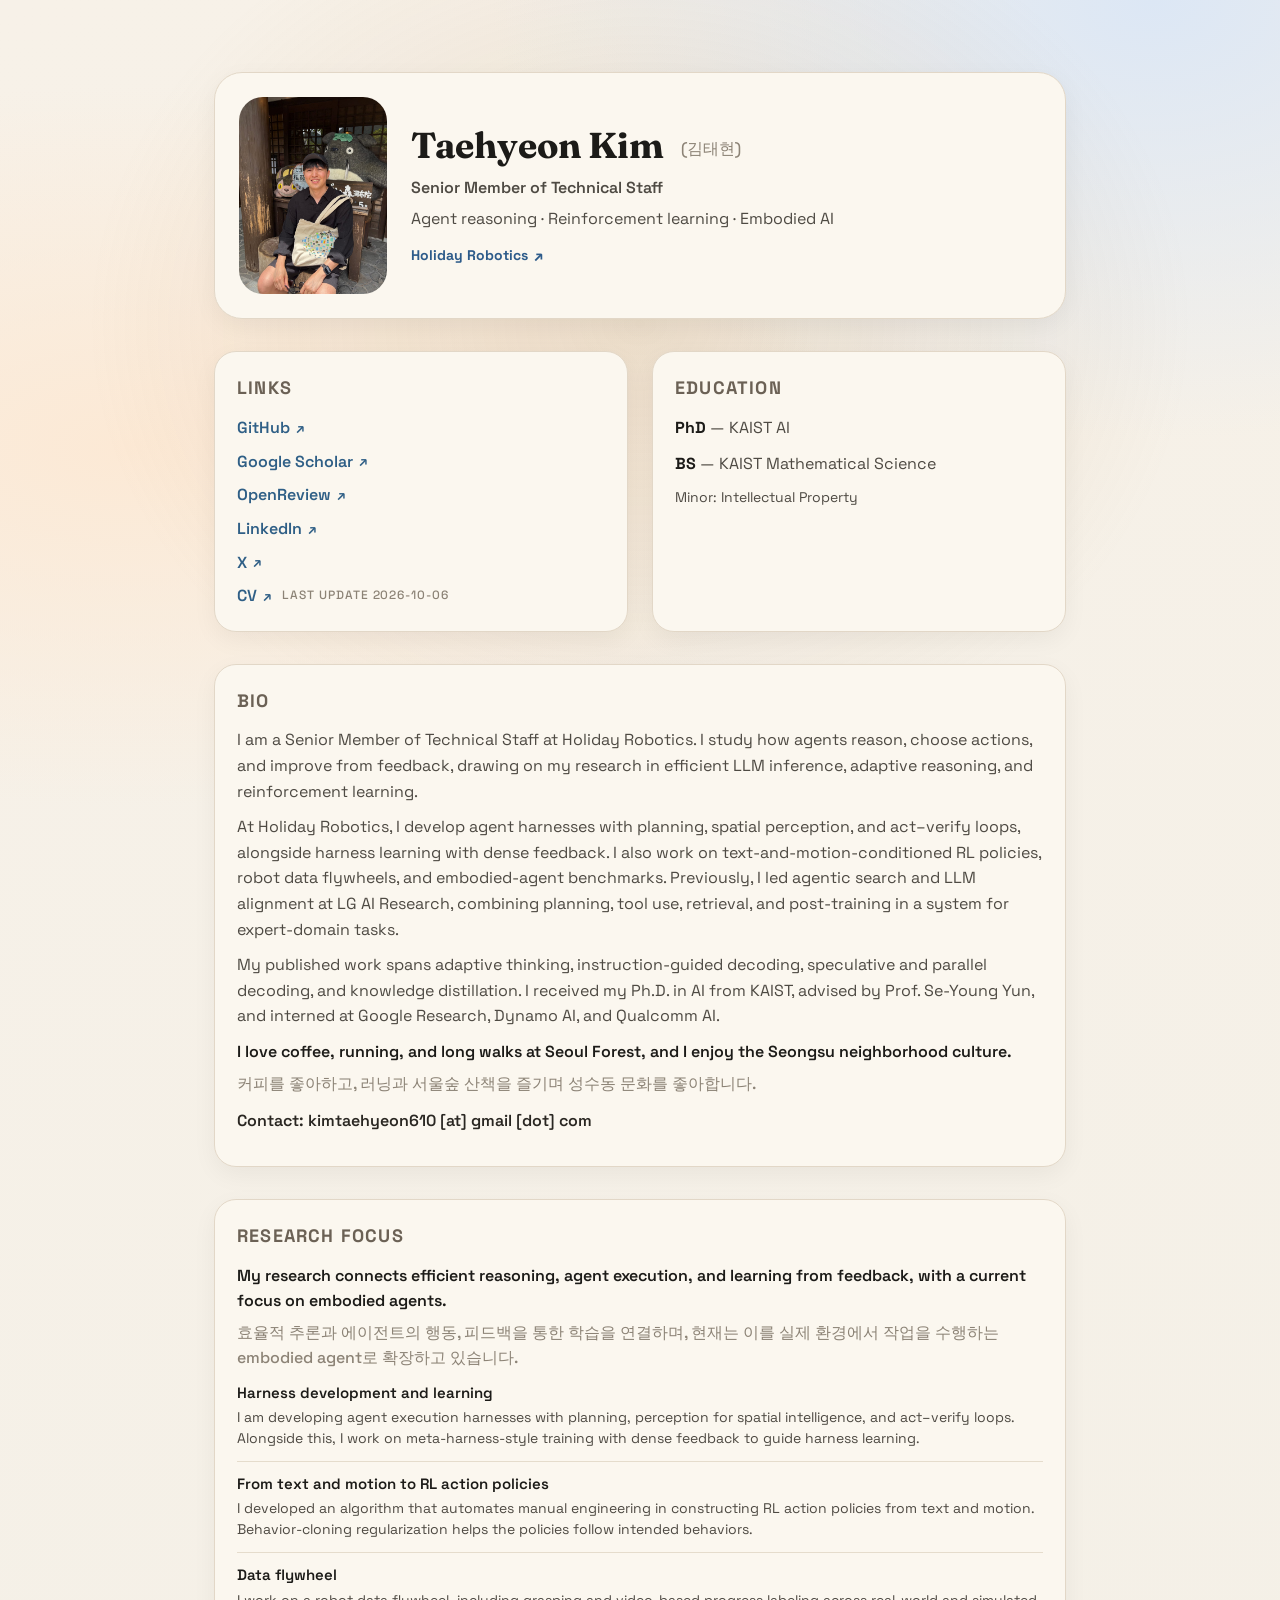
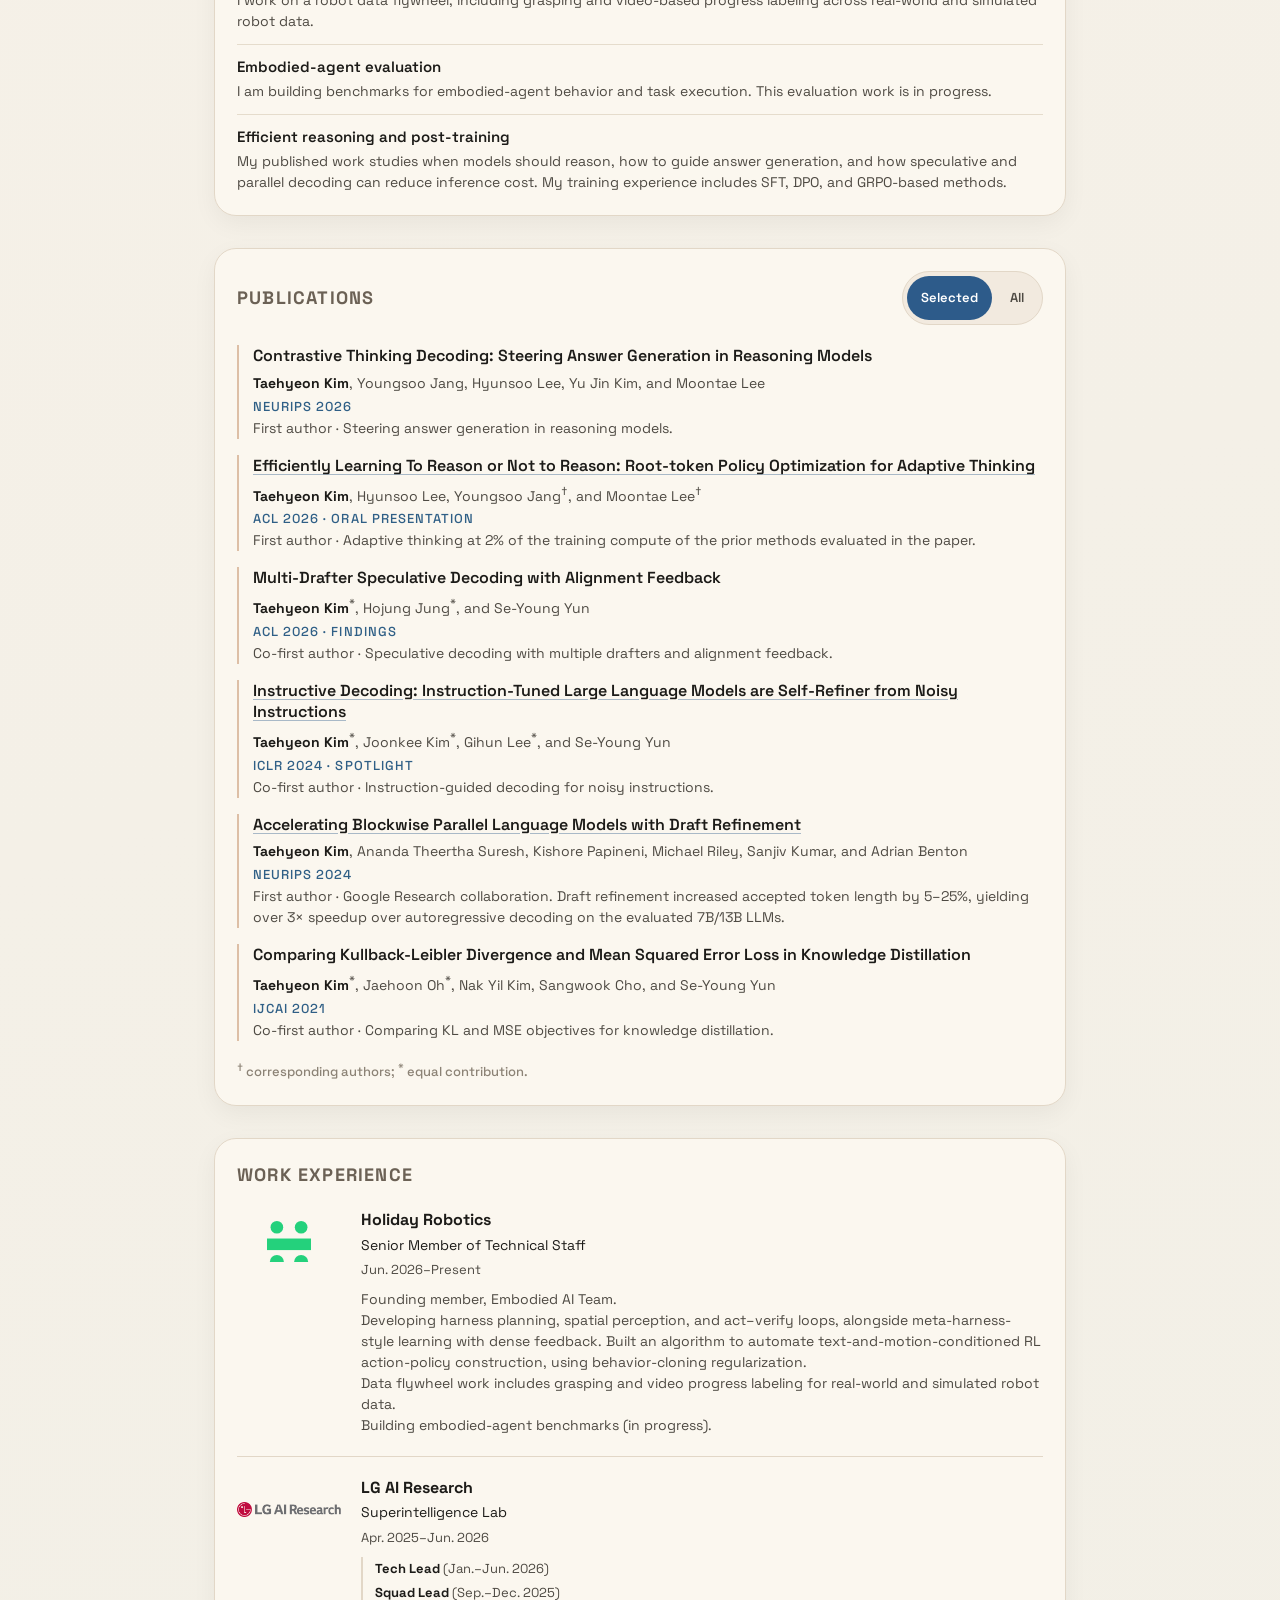
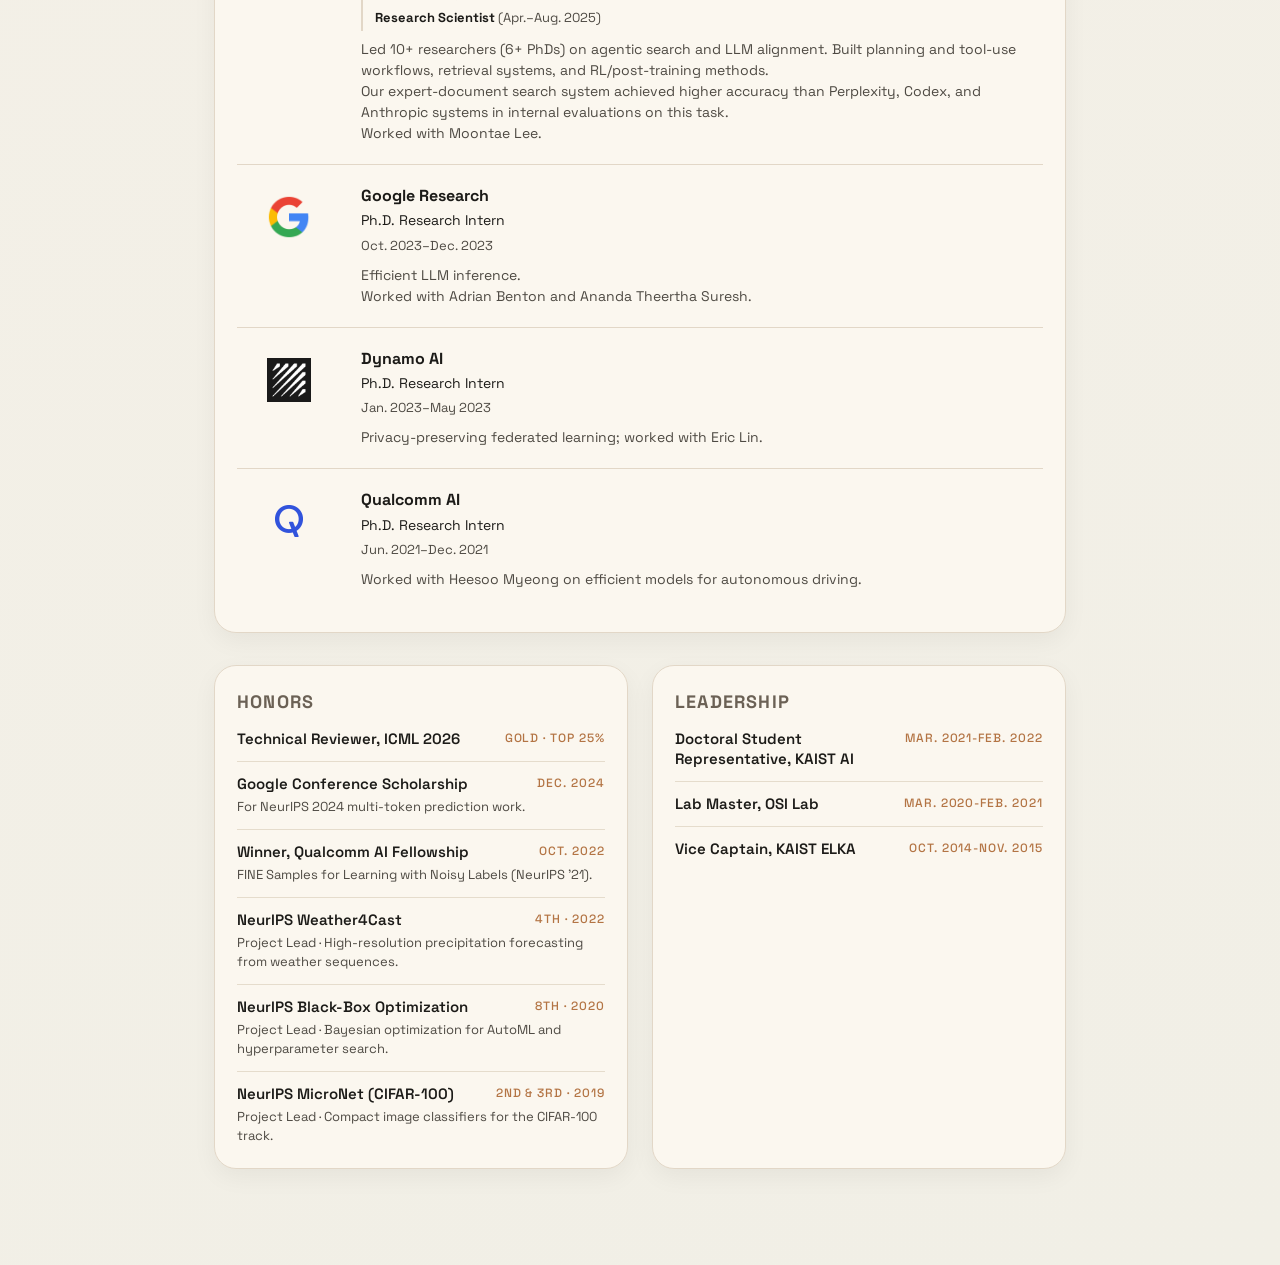
<file: index.html>
<!doctype html>
<html lang="en">
  <head>
    <meta charset="utf-8" />
    <meta name="viewport" content="width=device-width, initial-scale=1" />
    <title>Taehyeon Kim (김태현) | Efficient Reasoning &amp; Embodied Agents</title>
    <meta
      name="description"
      content="Taehyeon Kim (김태현), Senior Member of Technical Staff at Holiday Robotics. Agent learning, RL action policies, and embodied-agent evaluation, grounded in efficient inference and adaptive reasoning research."
    />
    <meta
      name="keywords"
      content="Taehyeon Kim, Kim Taehyeon, 김태현, KAIST AI PhD, Holiday Robotics, agent reasoning, efficient LLM inference, adaptive reasoning, tool use, post-training, reinforcement learning, embodied agents, robot learning, evaluation"
    />
    <link rel="canonical" href="https://kthyeon.com/" />
    <meta name="robots" content="index, follow, max-snippet:-1, max-image-preview:large" />
    <meta property="og:type" content="profile" />
    <meta property="og:title" content="Taehyeon Kim (김태현) | Efficient Reasoning &amp; Embodied Agents" />
    <meta
      property="og:description"
      content="Taehyeon Kim (김태현), Senior Member of Technical Staff at Holiday Robotics. Agent learning, RL action policies, and embodied-agent evaluation, grounded in efficient inference and adaptive reasoning research."
    />
    <meta property="og:url" content="https://kthyeon.com/" />
    <meta property="og:site_name" content="Taehyeon Kim (김태현)" />
    <meta property="og:locale" content="en_US" />
    <meta property="og:locale:alternate" content="ko_KR" />
    <meta property="og:image" content="https://kthyeon.com/og.png" />
    <meta property="og:image:width" content="1200" />
    <meta property="og:image:height" content="630" />
    <meta
      property="og:image:alt"
      content="Taehyeon Kim (김태현), Senior Member of Technical Staff at Holiday Robotics. Agent reasoning, reinforcement learning, and embodied agents."
    />
    <meta property="profile:first_name" content="Taehyeon" />
    <meta property="profile:last_name" content="Kim" />
    <meta name="twitter:card" content="summary_large_image" />
    <meta name="twitter:image" content="https://kthyeon.com/og.png" />
    <meta name="twitter:title" content="Taehyeon Kim (김태현) | Efficient Reasoning &amp; Embodied Agents" />
    <meta
      name="twitter:description"
      content="Taehyeon Kim (김태현), Senior Member of Technical Staff at Holiday Robotics. Agent learning, RL action policies, and embodied-agent evaluation, grounded in efficient inference and adaptive reasoning research."
    />
    <link rel="preconnect" href="https://fonts.googleapis.com" />
    <link rel="preconnect" href="https://fonts.gstatic.com" crossorigin />
    <link
      href="https://fonts.googleapis.com/css2?family=Fraunces:opsz,wght@9..144,600;9..144,700&family=Space+Grotesk:wght@400;500;600&display=swap"
      rel="stylesheet"
    />
    <link rel="stylesheet" href="styles.css?v=20261006-1" />
    <script type="application/ld+json">
      {
        "@context": "https://schema.org",
        "@graph": [
          {
            "@type": "ProfilePage",
            "@id": "https://kthyeon.com/#page",
            "url": "https://kthyeon.com/",
            "name": "Taehyeon Kim (김태현) | Efficient Reasoning & Embodied Agents",
            "inLanguage": "en",
            "dateModified": "2026-10-06",
            "mainEntity": { "@id": "https://kthyeon.com/#taehyeon-kim" },
            "about": { "@id": "https://kthyeon.com/#taehyeon-kim" }
          },
          {
            "@type": "Person",
            "@id": "https://kthyeon.com/#taehyeon-kim",
            "name": "Taehyeon Kim",
            "alternateName": ["Kim Taehyeon", "김태현", "Kthyeon"],
            "givenName": "Taehyeon",
            "familyName": "Kim",
            "honorificSuffix": "Ph.D.",
            "description": "Taehyeon Kim (김태현) is a KAIST AI Ph.D. and Senior Member of Technical Staff at Holiday Robotics. His research connects agent learning, reinforcement learning, and efficient reasoning. At Holiday Robotics, he develops agent harnesses for planning, spatial perception, and act-verify loops, alongside dense-feedback harness learning, RL action policies, data flywheels, and embodied-agent benchmarks. Previously, he led agentic search and LLM alignment at LG AI Research.",
            "url": "https://kthyeon.com/",
            "image": "https://kthyeon.com/assets/taehyeon-kim.jpg",
            "mainEntityOfPage": { "@id": "https://kthyeon.com/#page" },
            "email": "mailto:kimtaehyeon610@gmail.com",
            "jobTitle": "Senior Member of Technical Staff",
            "worksFor": { "@id": "https://holiday-robotics.com/#organization" },
            "affiliation": { "@id": "https://holiday-robotics.com/#organization" },
            "alumniOf": [
              {
                "@type": "CollegeOrUniversity",
                "name": "KAIST AI"
              },
              {
                "@type": "CollegeOrUniversity",
                "name": "KAIST Mathematical Sciences"
              }
            ],
            "knowsAbout": [
              "Efficient LLM inference",
              "Adaptive reasoning",
              "Speculative decoding",
              "Blockwise parallel decoding",
              "LLM alignment",
              "Reinforcement learning",
              "Agent harness development",
              "Agent planning",
              "Spatial intelligence",
              "Act-verify loops",
              "Agent harness learning",
              "Dense feedback",
              "Text-and-motion-conditioned RL policies",
              "Behavior cloning",
              "Robot data flywheels",
              "Grasping",
              "Video progress labeling",
              "Embodied agents",
              "Robot learning",
              "Benchmark design and evaluation",
              "Synthetic data generation",
              "Knowledge distillation",
              "Learning with noisy labels"
            ],
            "sameAs": [
              "https://scholar.google.com/citations?user=wDEaSpwAAAAJ&hl=en",
              "https://openreview.net/profile?id=%7ETaehyeon_Kim1",
              "https://github.com/Kthyeon",
              "https://www.linkedin.com/in/taehyeon-k-6a1239207/",
              "https://x.com/kimtaehyeon610",
              "https://taehyeon.oopy.io/"
            ]
          },
          {
            "@type": "Organization",
            "@id": "https://holiday-robotics.com/#organization",
            "name": "Holiday Robotics",
            "url": "https://holiday-robotics.com/",
            "employee": { "@id": "https://kthyeon.com/#taehyeon-kim" }
          },
          {
            "@type": "ScholarlyArticle",
            "name": "Contrastive Thinking Decoding: Steering Answer Generation in Reasoning Models",
            "author": { "@id": "https://kthyeon.com/#taehyeon-kim" },
            "datePublished": "2026",
            "publication": "NeurIPS 2026"
          },
          {
            "@type": "ScholarlyArticle",
            "name": "Efficiently Learning To Reason or Not to Reason: Root-token Policy Optimization for Adaptive Thinking",
            "author": { "@id": "https://kthyeon.com/#taehyeon-kim" },
            "datePublished": "2026",
            "publication": "ACL 2026"
          },
          {
            "@type": "ScholarlyArticle",
            "name": "Multi-Drafter Speculative Decoding with Alignment Feedback",
            "author": { "@id": "https://kthyeon.com/#taehyeon-kim" },
            "datePublished": "2026",
            "publication": "Findings of ACL 2026"
          },
          {
            "@type": "ScholarlyArticle",
            "name": "Accelerating Blockwise Parallel Language Models with Draft Refinement",
            "author": { "@id": "https://kthyeon.com/#taehyeon-kim" },
            "datePublished": "2024",
            "publication": "NeurIPS 2024"
          },
          {
            "@type": "ScholarlyArticle",
            "name": "Instructive Decoding: Instruction-Tuned Large Language Models are Self-Refiner from Noisy Instructions",
            "author": { "@id": "https://kthyeon.com/#taehyeon-kim" },
            "datePublished": "2024",
            "publication": "ICLR 2024"
          },
          {
            "@type": "ScholarlyArticle",
            "name": "Navigating Data Heterogeneity in Federated Learning: A Semi-Supervised Federated Object Detection",
            "author": { "@id": "https://kthyeon.com/#taehyeon-kim" },
            "datePublished": "2023",
            "publication": "NeurIPS 2023"
          },
          {
            "@type": "ScholarlyArticle",
            "name": "FINE Samples for Learning with Noisy Labels",
            "author": { "@id": "https://kthyeon.com/#taehyeon-kim" },
            "datePublished": "2021",
            "publication": "NeurIPS 2021"
          },
          {
            "@type": "ScholarlyArticle",
            "name": "Comparing Kullback-Leibler Divergence and Mean Squared Error Loss in Knowledge Distillation",
            "author": { "@id": "https://kthyeon.com/#taehyeon-kim" },
            "datePublished": "2021",
            "publication": "IJCAI 2021"
          }
        ]
      }
    </script>
  </head>
  <body>
    <div class="bg-glow" aria-hidden="true"></div>
    <main class="page">
      <section class="hero">
        <div class="avatar">
          <img src="assets/taehyeon-kim.jpg" alt="Taehyeon Kim" width="1050" height="1400" fetchpriority="high" />
        </div>
        <div class="hero-text">
          <h1>
            Taehyeon Kim
            <span class="name-ko">(김태현)</span>
          </h1>
          <p class="role">Senior Member of Technical Staff</p>
          <p class="meta">Agent reasoning · Reinforcement learning · Embodied AI</p>
          <a
            class="company-link"
            href="https://holiday-robotics.com/"
            target="_blank"
            rel="noopener noreferrer"
            aria-label="Link to Holiday Robotics (opens in a new tab)"
          >
            <span>Holiday Robotics</span>
            <span class="company-link-arrow" aria-hidden="true">↗</span>
          </a>
        </div>
      </section>

      <section class="grid">
        <div class="card" id="links">
          <h2>Links</h2>
          <ul class="link-list">
            <li><a href="https://github.com/Kthyeon" target="_blank" rel="noreferrer">GitHub</a></li>
            <li>
              <a
                href="https://scholar.google.com/citations?user=wDEaSpwAAAAJ&hl=en"
                target="_blank"
                rel="noreferrer"
              >Google Scholar</a>
            </li>
            <li>
              <a
                href="https://openreview.net/profile?id=%7ETaehyeon_Kim1"
                target="_blank"
                rel="noreferrer"
              >OpenReview</a>
            </li>
            <li>
              <a
                href="https://www.linkedin.com/in/taehyeon-k-6a1239207/"
                target="_blank"
                rel="noreferrer"
              >LinkedIn</a>
            </li>
            <li>
              <a href="https://x.com/kimtaehyeon610" target="_blank" rel="noreferrer">X</a>
            </li>
            <li class="link-inline">
              <a href="/Taehyeon_CV_261006.pdf?v=20261006-5" target="_blank" rel="noreferrer">CV</a>
              <span class="link-meta">Last update 2026-10-06</span>
            </li>
          </ul>
        </div>

        <div class="card" id="education">
          <h2>Education</h2>
          <p><strong>PhD</strong> — KAIST AI</p>
          <p><strong>BS</strong> — KAIST Mathematical Science</p>
          <p class="note">Minor: Intellectual Property</p>
        </div>
      </section>

      <section class="card bio" id="bio">
        <h2>Bio</h2>
        <p>
          I am a Senior Member of Technical Staff at Holiday Robotics. I study how agents reason,
          choose actions, and improve from feedback, drawing on my research in efficient LLM
          inference, adaptive reasoning, and reinforcement learning.
        </p>
        <p>
          At Holiday Robotics, I develop agent harnesses with planning, spatial perception, and
          act–verify loops, alongside harness learning with dense feedback. I also work on
          text-and-motion-conditioned RL policies, robot data flywheels, and embodied-agent
          benchmarks. Previously,
          I led agentic search and LLM alignment at LG AI Research, combining planning, tool use,
          retrieval, and post-training in a system for expert-domain tasks.
        </p>
        <p>
          My published work spans adaptive thinking, instruction-guided decoding, speculative
          and parallel decoding, and knowledge distillation. I received my Ph.D. in AI from KAIST,
          advised by Prof. Se-Young Yun, and interned at Google Research, Dynamo AI, and Qualcomm AI.
        </p>
        <p class="bio-pair">
          <strong>
            I love coffee, running, and long walks at Seoul Forest, and I enjoy the Seongsu
            neighborhood culture.
          </strong>
          <span lang="ko">커피를 좋아하고, 러닝과 서울숲 산책을 즐기며 성수동 문화를 좋아합니다.</span>
        </p>
        <p class="contact">Contact: kimtaehyeon610 [at] gmail [dot] com</p>
      </section>

      <section class="card research" id="current-research">
        <h2>Research Focus</h2>
        <p class="bio-pair">
          <strong>
            My research connects efficient reasoning, agent execution, and learning from
            feedback, with a current focus on embodied agents.
          </strong>
          <span lang="ko">
            효율적 추론과 에이전트의 행동, 피드백을 통한 학습을 연결하며, 현재는 이를 실제 환경에서
            작업을 수행하는 embodied agent로 확장하고 있습니다.
          </span>
        </p>
        <ul class="research-list">
          <li>
            <h3 class="research-title">Harness development and learning</h3>
            <p class="research-detail">I am developing agent execution harnesses with planning, perception for spatial intelligence, and act–verify loops. Alongside this, I work on meta-harness-style training with dense feedback to guide harness learning.</p>
          </li>
          <li>
            <h3 class="research-title">From text and motion to RL action policies</h3>
            <p class="research-detail">I developed an algorithm that automates manual engineering in constructing RL action policies from text and motion. Behavior-cloning regularization helps the policies follow intended behaviors.</p>
          </li>
          <li>
            <h3 class="research-title">Data flywheel</h3>
            <p class="research-detail">I work on a robot data flywheel, including grasping and video-based progress labeling across real-world and simulated robot data.</p>
          </li>
          <li>
            <h3 class="research-title">Embodied-agent evaluation</h3>
            <p class="research-detail">I am building benchmarks for embodied-agent behavior and task execution. This evaluation work is in progress.</p>
          </li>
          <li>
            <h3 class="research-title">Efficient reasoning and post-training</h3>
            <p class="research-detail">My published work studies when models should reason, how to guide answer generation, and how speculative and parallel decoding can reduce inference cost. My training experience includes SFT, DPO, and GRPO-based methods.</p>
          </li>
        </ul>
      </section>

      <section class="card publications" id="publications">
        <div class="publications-header">
          <h2>Publications</h2>
          <div class="publication-controls" role="group" aria-label="Filter publications" hidden>
            <button type="button" class="publication-filter" data-filter="selected" aria-controls="publication-list" aria-pressed="true">Selected</button>
            <button type="button" class="publication-filter" data-filter="all" aria-controls="publication-list" aria-pressed="false">All</button>
          </div>
        </div>
        <ul class="publication-list" id="publication-list">
          <li data-selected>
            <p class="pub-title">
              Contrastive Thinking Decoding: Steering Answer Generation in Reasoning Models
            </p>
            <p class="pub-authors">
              <strong>Taehyeon Kim</strong>, Youngsoo Jang, Hyunsoo Lee, Yu Jin Kim, and Moontae Lee
            </p>
            <p class="pub-meta">NeurIPS 2026</p>
            <p class="research-detail">First author · Steering answer generation in reasoning models.</p>
          </li>
          <li data-selected>
            <p class="pub-title">
              <a href="https://aclanthology.org/2026.acl-long.816/" target="_blank" rel="noreferrer">Efficiently Learning To Reason or Not to Reason: Root-token Policy Optimization for
              Adaptive Thinking</a>
            </p>
            <p class="pub-authors">
              <strong>Taehyeon Kim</strong>, Hyunsoo Lee, Youngsoo Jang<sup>&dagger;</sup>, and
              Moontae Lee<sup>&dagger;</sup>
            </p>
            <p class="pub-meta">ACL 2026 &middot; Oral Presentation</p>
            <p class="research-detail">First author · Adaptive thinking at 2% of the training compute of the prior methods evaluated in the paper.</p>
          </li>
          <li data-selected>
            <p class="pub-title">Multi-Drafter Speculative Decoding with Alignment Feedback</p>
            <p class="pub-authors">
              <strong>Taehyeon Kim</strong><sup>*</sup>, Hojung Jung<sup>*</sup>, and Se-Young Yun
            </p>
            <p class="pub-meta">ACL 2026 &middot; Findings</p>
            <p class="research-detail">Co-first author · Speculative decoding with multiple drafters and alignment feedback.</p>
          </li>
          <li data-selected>
            <p class="pub-title">
              <a href="https://proceedings.iclr.cc/paper_files/paper/2024/hash/1f5c76187c28e8d9d3b938d0c504436c-Abstract-Conference.html" target="_blank" rel="noreferrer">Instructive Decoding: Instruction-Tuned Large Language Models are Self-Refiner from
              Noisy Instructions</a>
            </p>
            <p class="pub-authors">
              <strong>Taehyeon Kim</strong><sup>*</sup>, Joonkee Kim<sup>*</sup>, Gihun Lee<sup>*</sup>,
              and Se-Young Yun
            </p>
            <p class="pub-meta">ICLR 2024 &middot; Spotlight</p>
            <p class="research-detail">Co-first author · Instruction-guided decoding for noisy instructions.</p>
          </li>
          <li data-selected>
            <p class="pub-title">
              <a href="https://proceedings.neurips.cc/paper_files/paper/2024/hash/3c9629e718d931e8d4d240378aa1d3bf-Abstract-Conference.html" target="_blank" rel="noreferrer">Accelerating Blockwise Parallel Language Models with Draft Refinement</a>
            </p>
            <p class="pub-authors">
              <strong>Taehyeon Kim</strong>, Ananda Theertha Suresh, Kishore Papineni, Michael Riley,
              Sanjiv Kumar, and Adrian Benton
            </p>
            <p class="pub-meta">NeurIPS 2024</p>
            <p class="research-detail">First author · Google Research collaboration. Draft refinement increased accepted token length by 5–25%, yielding over 3× speedup over autoregressive decoding on the evaluated 7B/13B LLMs.</p>
          </li>
          <li data-selected>
            <p class="pub-title">
              Comparing Kullback-Leibler Divergence and Mean Squared Error Loss in Knowledge
              Distillation
            </p>
            <p class="pub-authors">
              <strong>Taehyeon Kim</strong><sup>*</sup>, Jaehoon Oh<sup>*</sup>, Nak Yil Kim,
              Sangwook Cho, and Se-Young Yun
            </p>
            <p class="pub-meta">IJCAI 2021</p>
            <p class="research-detail">Co-first author · Comparing KL and MSE objectives for knowledge distillation.</p>
          </li>
          <li>
            <p class="pub-title">MERIT Feedback Elicits Better Bargaining in LLM Negotiators</p>
            <p class="pub-authors">J. Oh, M. Aghazada, Y. Shin, S. Yun, and <strong>Taehyeon Kim</strong><sup>&dagger;</sup></p>
            <p class="pub-meta">ACL 2026</p>
          </li>
          <li>
            <p class="pub-title">AdaSTaR: Adaptive Data Sampling for Training Self-Taught Reasoners</p>
            <p class="pub-authors">W. Koh, W. Oh, J. Jang, M. Lee, H. Kim, A. Kim, J. Kim, J. Lee, <strong>Taehyeon Kim</strong><sup>&dagger;</sup>, and S. Yun<sup>&dagger;</sup></p>
            <p class="pub-meta">NeurIPS 2025</p>
          </li>
          <li>
            <p class="pub-title">Guiding Reasoning in Small Language Models with LLM Assistance</p>
            <p class="pub-authors">Y. Kim<sup>*</sup>, E. Yi<sup>*</sup>, M. Kim, S. Yun<sup>&dagger;</sup>, and <strong>Taehyeon Kim</strong><sup>&dagger;</sup></p>
            <p class="pub-meta">CoLM 2025 Workshop &middot; Test-time Scaling and Reasoning Models</p>
          </li>
          <li>
            <p class="pub-title">C2: Scalable Auto-Feedback for LLM-based Chart Generation</p>
            <p class="pub-authors">W. Koh, J. Yoon, M. Lee, Y. Song, J. Cho, J. Kang, <strong>Taehyeon Kim</strong>, S. Yun, Y. Yu, and B. Lee</p>
            <p class="pub-meta">NAACL 2025 &middot; Oral Presentation</p>
          </li>
          <li>
            <p class="pub-title">A Unified Framework for Speculative Decoding with Multiple Drafters as a Bandit</p>
            <p class="pub-authors"><strong>Taehyeon Kim</strong><sup>*</sup>, Hojung Jung<sup>*</sup>, and S. Yun</p>
            <p class="pub-meta">NeurIPS 2024 Workshop &middot; ENLSP-IV</p>
          </li>
          <li>
            <p class="pub-title">Block Transformer: Global-to-Local Language Modeling for Fast Inference</p>
            <p class="pub-authors">N. Ho<sup>*</sup>, S. Bae<sup>*</sup>, <strong>Taehyeon Kim</strong>, H. Jo, Y. Kim, T. Schuster, A. Fisch, J. Thorne, and S. Yun</p>
            <p class="pub-meta">NeurIPS 2024</p>
          </li>
          <li>
            <p class="pub-title">FLR: Label-Mixture Regularization for Federated Learning with Noisy Labels</p>
            <p class="pub-authors"><strong>Taehyeon Kim</strong>, D. Kim, and S. Yun</p>
            <p class="pub-meta">TMLR 2024</p>
          </li>
          <li>
            <p class="pub-title">Towards Fast Multilingual LLM Inference: Speculative Decoding and Specialized Drafters</p>
            <p class="pub-authors">E. Yi<sup>*</sup>, <strong>Taehyeon Kim</strong><sup>*</sup>, H. Jeung, D. Chang, and S. Yun</p>
            <p class="pub-meta">EMNLP 2024</p>
          </li>
          <li>
            <p class="pub-title">Exploring and Improving Drafts in Blockwise Parallel Decoding</p>
            <p class="pub-authors"><strong>Taehyeon Kim</strong>, A. T. Suresh, K. Papineni, M. Riley, S. Kumar, and A. Benton</p>
            <p class="pub-meta">ICML 2024 Workshop &middot; Es-FoMo</p>
          </li>
          <li>
            <p class="pub-title">Leveraging Normalization Layer in Adapters with Progressive Learning and Adaptive Distillation for Cross-Domain Few-Shot Learning</p>
            <p class="pub-authors">Y. Yang, <strong>Taehyeon Kim</strong>, and S. Yun</p>
            <p class="pub-meta">AAAI 2024</p>
          </li>
          <li>
            <p class="pub-title">
              Navigating Data Heterogeneity in Federated Learning: A Semi-Supervised Federated
              Object Detection
            </p>
            <p class="pub-authors">
              <strong>Taehyeon Kim</strong>, Eric Lin, Junu Lee, Christian Lau, and Vaikkunth Mugunthan
            </p>
            <p class="pub-meta">NeurIPS 2023</p>
          </li>
          <li>
            <p class="pub-title">Weather4cast at NeurIPS 2022: Super-Resolution Rain Movie Prediction under Spatio-temporal Shifts</p>
            <p class="pub-authors">Gruca et al.</p>
            <p class="pub-meta">NeurIPS 2022 Competitions Track</p>
          </li>
          <li>
            <p class="pub-title">Region-Conditioned Orthogonal 3D U-Net for Weather4Cast Competition</p>
            <p class="pub-authors"><strong>Taehyeon Kim</strong>, S. Kang, H. Shin, D. Yoon, S. Eom, K. Shin, and S. Yun</p>
            <p class="pub-meta">NeurIPS 2022 Workshop &middot; Weather4Cast Competition</p>
          </li>
          <li>
            <p class="pub-title">Layover Intermediate Layer for Multi-Label Classification in Efficient Transfer Learning</p>
            <p class="pub-authors">S. Eom, <strong>Taehyeon Kim</strong>, and S. Yun</p>
            <p class="pub-meta">NeurIPS 2022 Workshop &middot; Has it Trained Yet?</p>
          </li>
          <li>
            <p class="pub-title">Revisiting the Activation Function for Federated Image Classification</p>
            <p class="pub-authors">J. Shin, <strong>Taehyeon Kim</strong>, and S. Yun</p>
            <p class="pub-meta">NeurIPS 2022 Workshop &middot; Federated Learning</p>
          </li>
          <li>
            <p class="pub-title">Supernet Training for Federated Image Classification under System Heterogeneity</p>
            <p class="pub-authors"><strong>Taehyeon Kim</strong> and S. Yun</p>
            <p class="pub-meta">ICML 2022 Workshop &middot; Dynamic Neural Networks &middot; Oral Presentation</p>
          </li>
          <li>
            <p class="pub-title">Revisiting Architecture-aware Knowledge Distillation: Smaller Models and Faster Search</p>
            <p class="pub-authors"><strong>Taehyeon Kim</strong>, H. Myeong, and S. Yun</p>
            <p class="pub-meta">ICML 2022 Workshop &middot; HAET</p>
          </li>
          <li>
            <p class="pub-title">Revisiting Orthogonality Regularization: A Study for Convolutional Neural Networks in Image Classification</p>
            <p class="pub-authors"><strong>Taehyeon Kim</strong> and S. Yun</p>
            <p class="pub-meta">IEEE Access 2022</p>
          </li>
          <li>
            <p class="pub-title">FINE Samples for Learning with Noisy Labels</p>
            <p class="pub-authors">
              <strong>Taehyeon Kim</strong><sup>*</sup>, Jongwoo Ko<sup>*</sup>, Sangwook Cho,
              Jinhwan Choi, and Se-Young Yun
            </p>
            <p class="pub-meta">NeurIPS 2021</p>
          </li>
          <li>
            <p class="pub-title">Adaptive Local Bayesian Optimization Over Multiple Discrete Variables</p>
            <p class="pub-authors"><strong>Taehyeon Kim</strong><sup>*</sup>, J. Ahn<sup>*</sup>, N. Kim<sup>*</sup>, and S. Yun</p>
            <p class="pub-meta">NeurIPS 2020 Workshop &middot; Black-Box Optimization Challenge</p>
          </li>
          <li>
            <p class="pub-title">Efficient Model for Image Classification With Regularization Tricks</p>
            <p class="pub-authors"><strong>Taehyeon Kim</strong>, J. Kim, and S. Yun</p>
            <p class="pub-meta">NeurIPS 2019 Competition and Demonstration Track</p>
          </li>
        </ul>
        <p class="footnote"><sup>&dagger;</sup> corresponding authors; <sup>*</sup> equal contribution.</p>
      </section>

      <section class="card experience" id="work-experience">
        <h2>Work Experience</h2>
        <div class="experience-rows">
          <article class="experience-row">
            <div class="company-logo"><img src="assets/logos/holiday.svg" alt="" width="48" height="48" loading="lazy" /></div>
            <div class="experience-content">
              <h3>Holiday Robotics</h3>
              <p class="experience-role">Senior Member of Technical Staff</p>
              <p class="experience-date"><time datetime="2026-06">Jun. 2026</time>–Present</p>
              <p class="experience-detail">Founding member, Embodied AI Team.<br />Developing harness planning, spatial perception, and act–verify loops, alongside meta-harness-style learning with dense feedback. Built an algorithm to automate text-and-motion-conditioned RL action-policy construction, using behavior-cloning regularization.<br />Data flywheel work includes grasping and video progress labeling for real-world and simulated robot data.<br />Building embodied-agent benchmarks (in progress).</p>
            </div>
          </article>
          <article class="experience-row">
            <div class="company-logo"><img class="company-wordmark" src="assets/logos/lg-ai-research.png" alt="" width="96" height="48" loading="lazy" /></div>
            <div class="experience-content">
              <h3>LG AI Research</h3>
              <p class="experience-role">Superintelligence Lab</p>
              <p class="experience-date"><time datetime="2025-04">Apr. 2025</time>–<time datetime="2026-06">Jun. 2026</time></p>
              <div class="role-history">
                <p><strong>Tech Lead</strong> <span>(Jan.–Jun. 2026)</span></p>
                <p><strong>Squad Lead</strong> <span>(Sep.–Dec. 2025)</span></p>
                <p><strong>Research Scientist</strong> <span>(Apr.–Aug. 2025)</span></p>
              </div>
              <p class="experience-detail">Led 10+ researchers (6+ PhDs) on agentic search and LLM alignment. Built planning and tool-use workflows, retrieval systems, and RL/post-training methods.<br />Our expert-document search system achieved higher accuracy than Perplexity, Codex, and Anthropic systems in internal evaluations on this task.<br />Worked with Moontae Lee.</p>
            </div>
          </article>
          <article class="experience-row">
            <div class="company-logo"><img src="assets/logos/google.png" alt="" width="48" height="48" loading="lazy" /></div>
            <div class="experience-content">
              <h3>Google Research</h3>
              <p class="experience-role">Ph.D. Research Intern</p>
              <p class="experience-date"><time datetime="2023-10">Oct. 2023</time>–<time datetime="2023-12">Dec. 2023</time></p>
              <p class="experience-detail">Efficient LLM inference.<br />Worked with Adrian Benton and Ananda Theertha Suresh.</p>
            </div>
          </article>
          <article class="experience-row">
            <div class="company-logo"><img src="assets/logos/dynamo.png" alt="" width="48" height="48" loading="lazy" /></div>
            <div class="experience-content">
              <h3>Dynamo AI</h3>
              <p class="experience-role">Ph.D. Research Intern</p>
              <p class="experience-date"><time datetime="2023-01">Jan. 2023</time>–<time datetime="2023-05">May 2023</time></p>
              <p class="experience-detail">Privacy-preserving federated learning; worked with Eric Lin.</p>
            </div>
          </article>
          <article class="experience-row">
            <div class="company-logo"><img class="company-logo-small" src="assets/logos/qualcomm.ico" alt="" width="32" height="32" loading="lazy" /></div>
            <div class="experience-content">
              <h3>Qualcomm AI</h3>
              <p class="experience-role">Ph.D. Research Intern</p>
              <p class="experience-date"><time datetime="2021-06">Jun. 2021</time>–<time datetime="2021-12">Dec. 2021</time></p>
              <p class="experience-detail">Worked with Heesoo Myeong on efficient models for autonomous driving.</p>
            </div>
          </article>
        </div>
      </section>

      <section class="grid compact-grid" aria-label="Selected highlights">
        <div class="card compact-card">
          <h2>Honors</h2>
          <ul class="highlight-list">
            <li>
              <span class="highlight-title">Technical Reviewer, ICML 2026</span>
              <span class="highlight-meta">Gold &middot; Top 25%</span>
            </li>
            <li>
              <span class="highlight-title">Google Conference Scholarship</span>
              <span class="highlight-meta">Dec. 2024</span>
              <span class="highlight-detail">For NeurIPS 2024 multi-token prediction work.</span>
            </li>
            <li>
              <span class="highlight-title">Winner, Qualcomm AI Fellowship</span>
              <span class="highlight-meta">Oct. 2022</span>
              <span class="highlight-detail">FINE Samples for Learning with Noisy Labels (NeurIPS '21).</span>
            </li>
            <li>
              <span class="highlight-title">NeurIPS Weather4Cast</span>
              <span class="highlight-meta">4th &middot; 2022</span>
              <span class="highlight-detail">Project Lead &middot; High-resolution precipitation forecasting from weather sequences.</span>
            </li>
            <li>
              <span class="highlight-title">NeurIPS Black-Box Optimization</span>
              <span class="highlight-meta">8th &middot; 2020</span>
              <span class="highlight-detail">Project Lead &middot; Bayesian optimization for AutoML and hyperparameter search.</span>
            </li>
            <li>
              <span class="highlight-title">NeurIPS MicroNet (CIFAR-100)</span>
              <span class="highlight-meta">2nd &amp; 3rd &middot; 2019</span>
              <span class="highlight-detail">Project Lead &middot; Compact image classifiers for the CIFAR-100 track.</span>
            </li>
          </ul>
        </div>

        <div class="card compact-card">
          <h2>Leadership</h2>
          <ul class="highlight-list">
            <li>
              <span class="highlight-title">Doctoral Student Representative, KAIST AI</span>
              <span class="highlight-meta">Mar. 2021-Feb. 2022</span>
            </li>
            <li>
              <span class="highlight-title">Lab Master, OSI Lab</span>
              <span class="highlight-meta">Mar. 2020-Feb. 2021</span>
            </li>
            <li>
              <span class="highlight-title">Vice Captain, KAIST ELKA</span>
              <span class="highlight-meta">Oct. 2014-Nov. 2015</span>
            </li>
          </ul>
        </div>
      </section>
    </main>
    <script>
      const publicationControls = document.querySelector('.publication-controls');
      const publicationItems = document.querySelectorAll('.publication-list > li');
      const publicationFilters = publicationControls.querySelectorAll('.publication-filter');

      function setPublicationFilter(filter) {
        publicationItems.forEach((item) => {
          item.hidden = filter === 'selected' && !item.hasAttribute('data-selected');
        });
        publicationFilters.forEach((button) => {
          button.setAttribute('aria-pressed', String(button.dataset.filter === filter));
        });
      }

      publicationFilters.forEach((button) => {
        button.addEventListener('click', () => setPublicationFilter(button.dataset.filter));
      });
      setPublicationFilter('selected');
      publicationControls.hidden = false;
    </script>
  </body>
</html>
</file>
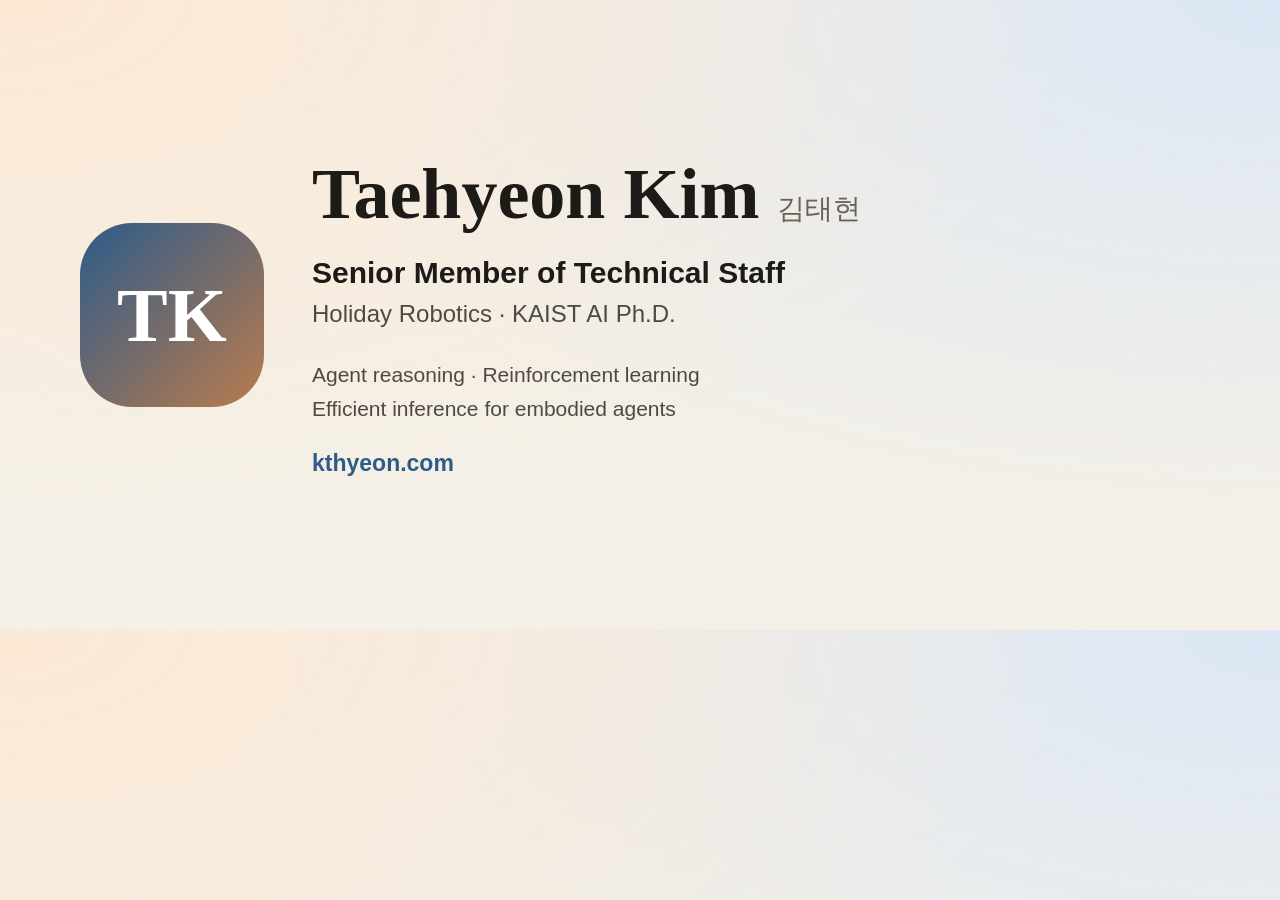
<file: assets/social-card.html>
<!doctype html>
<html lang="en">
  <head>
    <meta charset="utf-8" />
    <meta name="robots" content="noindex" />
    <title>Taehyeon Kim — social preview source</title>
    <style>
      * { box-sizing: border-box; }
      body { margin: 0; width: 1200px; height: 630px; color: #1c1b18; background: radial-gradient(ellipse at 0 0, #fce9d5, transparent 60%), radial-gradient(ellipse at 100% 0, #dce7f5, transparent 60%), #f4f0e7; font-family: "Helvetica Neue", Arial, sans-serif; display: flex; align-items: center; gap: 48px; padding: 80px; }
      .monogram { flex-shrink: 0; width: 184px; height: 184px; display: grid; place-items: center; background: linear-gradient(135deg, #2d5b8a, #b97b4d); border-radius: 52px; color: white; font: bold 76px Georgia, serif; }
      h1 { font: bold 72px Georgia, serif; margin: 0 0 20px; }
      h1 span { font: 28px sans-serif; color: #6b6155; }
      .role { font-size: 30px; font-weight: 600; margin: 0 0 10px; }
      .company { font-size: 24px; color: #4e4a43; margin: 0 0 30px; }
      .focus { font-size: 21px; line-height: 1.6; color: #4e4a43; margin: 0 0 24px; }
      .url { font-size: 23px; color: #2d5b8a; font-weight: 600; }
    </style>
  </head>
  <body>
    <div class="monogram">TK</div>
    <main>
      <h1>Taehyeon Kim <span lang="ko">김태현</span></h1>
      <p class="role">Senior Member of Technical Staff</p>
      <p class="company">Holiday Robotics · KAIST AI Ph.D.</p>
      <p class="focus">Agent reasoning · Reinforcement learning<br />Efficient inference for embodied agents</p>
      <div class="url">kthyeon.com</div>
    </main>
  </body>
</html>
</file>
<file: styles.css>
:root {
  color-scheme: light;
  --bg: #f7f1e8;
  --bg-2: #f1efe6;
  --ink: #1c1b18;
  --muted: #4e4a43;
  --accent: #2d5b8a;
  --accent-2: #b97b4d;
  --card: #fbf7ef;
  --border: #e2d7c7;
  --shadow: 0 8px 24px rgba(26, 22, 15, 0.05);
}

* {
  box-sizing: border-box;
}

body {
  margin: 0;
  font-family: "Space Grotesk", "Helvetica Neue", sans-serif;
  background: radial-gradient(1200px 600px at 10% 10%, #fce9d5 0%, transparent 60%),
    radial-gradient(1200px 800px at 90% 0%, #dce7f5 0%, transparent 55%),
    linear-gradient(160deg, var(--bg) 0%, var(--bg-2) 100%);
  color: var(--ink);
  min-height: 100vh;
  line-height: 1.6;
}

a:focus-visible {
  outline: 2px solid var(--accent);
  outline-offset: 4px;
  border-radius: 2px;
}

.page > *, .hero-text {
  min-width: 0;
}

.bg-glow {
  position: fixed;
  inset: -20vh -10vw;
  background: radial-gradient(60% 60% at 50% 40%, rgba(186, 146, 96, 0.2), transparent 60%);
  z-index: 0;
  pointer-events: none;
}

.page {
  position: relative;
  z-index: 1;
  max-width: 900px;
  margin: 0 auto;
  padding: 72px 24px 96px;
  display: flex;
  flex-direction: column;
  gap: 32px;
}

.hero {
  display: grid;
  grid-template-columns: 148px minmax(0, 1fr);
  gap: 24px;
  align-items: center;
  padding: 24px;
  border: 1px solid var(--border);
  border-radius: 28px;
  background: var(--card);
  box-shadow: var(--shadow);
  animation: float-in 800ms ease-out both;
}

.avatar {
  width: 148px;
  aspect-ratio: 3 / 4;
  border-radius: 24px;
  overflow: hidden;
  background: var(--bg-2);
}

.avatar img {
  display: block;
  width: 100%;
  height: auto;
}

.hero-text h1 {
  margin: 0 0 8px;
  font-family: "Fraunces", "Times New Roman", serif;
  font-size: 36px;
  line-height: 1.2;
}

.name-ko {
  font-family: "Space Grotesk", "Helvetica Neue", sans-serif;
  font-size: 16px;
  font-weight: 500;
  color: #8c8376;
  margin-left: 10px;
  vertical-align: middle;
}

.role {
  margin: 0 0 6px;
  font-weight: 600;
}

.meta {
  margin: 0;
  color: var(--muted);
}

.company-link {
  width: fit-content;
  margin-top: 12px;
  display: inline-flex;
  align-items: center;
  gap: 6px;
  color: var(--accent);
  font-size: 14px;
  font-weight: 700;
  text-decoration: none;
  text-underline-offset: 4px;
  transition: color 180ms ease;
}

.company-link:hover {
  color: #b37444;
  text-decoration: underline;
}

.company-link:focus-visible {
  border-radius: 2px;
  outline: 2px solid rgba(45, 91, 138, 0.35);
  outline-offset: 4px;
}

.company-link-arrow {
  font-size: 15px;
  line-height: 1;
  transition: transform 180ms ease;
}

.company-link:hover .company-link-arrow {
  transform: translate(2px, -2px);
}

.grid {
  display: grid;
  grid-template-columns: repeat(auto-fit, minmax(240px, 1fr));
  gap: 24px;
}

.card {
  background: var(--card);
  border: 1px solid var(--border);
  border-radius: 22px;
  padding: 22px;
  box-shadow: var(--shadow);
  animation: fade-up 700ms ease-out both;
}

.card:nth-of-type(2) {
  animation-delay: 120ms;
}

.bio {
  animation-delay: 220ms;
}

h2 {
  margin: 0 0 12px;
  font-size: 18px;
  text-transform: uppercase;
  letter-spacing: 1.2px;
  color: #6b6155;
}

p {
  margin: 0 0 10px;
  color: var(--muted);
}

strong {
  color: var(--ink);
}

.note {
  font-size: 14px;
}

.link-list {
  list-style: none;
  padding: 0;
  margin: 0;
  display: grid;
  gap: 8px;
}

.link-inline {
  display: flex;
  align-items: center;
  gap: 10px;
  flex-wrap: wrap;
}

.link-list a {
  color: #2f5f86;
  text-decoration: none;
  font-weight: 600;
  display: inline-flex;
  align-items: center;
  gap: 6px;
}

.link-list a::after {
  content: "↗";
  font-size: 14px;
}

.link-list a:hover {
  color: #b37444;
}

.link-meta {
  font-size: 12px;
  color: #8c8376;
  font-weight: 500;
  text-transform: uppercase;
  letter-spacing: 0.08em;
}

.contact {
  font-weight: 600;
  color: #2a2722;
}

.bio-pair {
  margin: 0 0 12px;
  display: grid;
  gap: 6px;
}

.bio-pair strong {
  display: block;
  color: var(--ink);
  font-weight: 600;
}

.bio-pair span {
  display: block;
  color: #8c8376;
  font-weight: 500;
}

.experience-rows {
  padding: 0;
  margin: 0;
}

.experience-row {
  display: flex;
  flex-flow: row nowrap;
  gap: 20px;
  align-items: flex-start;
  padding: 20px 0;
  border-top: 1px solid var(--border);
}

.experience-row:first-child {
  border-top: 0;
  padding-top: 8px;
}

.company-logo {
  flex: 0 0 104px;
  width: 104px;
  height: 64px;
  display: grid;
  place-items: center;
}

.experience-content {
  flex: 1 1 0;
  min-width: 0;
}

.company-logo img.company-wordmark {
  width: 100%;
  height: auto;
}

.company-logo img {
  width: 44px;
  height: 44px;
  object-fit: contain;
}

.experience-content h3 {
  margin: 0 0 2px;
  font-size: 16px;
  line-height: 1.4;
}

.company-logo img.company-logo-small {
  width: 32px;
  height: 32px;
}

.experience-role {
  margin: 0 0 4px;
  color: var(--ink);
  font-size: 14px;
}

.experience-detail {
  margin: 0;
  color: var(--muted);
  font-size: 14px;
  line-height: 1.5;
}

.experience-date {
  margin: 0 0 8px;
  color: var(--muted);
  font-size: 13px;
}

.role-history {
  margin: 8px 0;
  padding: 0 0 0 12px;
  border-left: 2px solid var(--border);
  font-size: 13px;
}

.role-history p {
  margin: 0;
  padding: 2px 0;
}

.role-history span {
  color: var(--muted);
  white-space: nowrap;
}

.research-list {
  list-style: none;
  padding: 0;
  margin: 6px 0 0;
  display: grid;
  gap: 0;
}

.research-list > li {
  display: grid;
  gap: 4px;
  padding: 12px 0;
  border-top: 1px solid rgba(226, 215, 199, 0.85);
}

.research-list > li:first-child {
  padding-top: 0;
  border-top: 0;
}

.research-list > li:last-child {
  padding-bottom: 0;
}

.research-title {
  margin: 0;
  color: var(--ink);
  font-size: 15px;
  font-weight: 600;
  line-height: 1.35;
}

.research-detail {
  margin: 0;
  color: var(--muted);
  font-size: 14px;
  line-height: 1.5;
}

.pub-meta,
.highlight-meta,
.footnote {
  color: #8c8376;
  font-size: 13px;
  font-weight: 500;
}

.publication-list,
.highlight-list {
  list-style: none;
  padding: 0;
  margin: 0;
  display: grid;
}

.publications-header {
  display: flex;
  align-items: center;
  justify-content: space-between;
  flex-wrap: wrap;
  gap: 12px 20px;
  margin-bottom: 20px;
}

.publications-header h2 {
  margin: 0;
}

.publication-controls {
  display: inline-flex;
  gap: 4px;
  padding: 4px;
  border: 1px solid var(--border);
  border-radius: 999px;
  background: #f2eadf;
}

.publication-controls[hidden],
.publication-list li[hidden] {
  display: none;
}

.publication-filter {
  border: 0;
  border-radius: 999px;
  min-height: 44px;
  padding: 6px 14px;
  background: transparent;
  color: var(--muted);
  font: inherit;
  font-size: 13px;
  font-weight: 600;
  line-height: 1.4;
  cursor: pointer;
}

.publication-filter[aria-pressed="true"] {
  color: #fff;
  background: var(--accent);
}

.publication-filter:hover:not([aria-pressed="true"]) {
  color: var(--ink);
  background: rgba(45, 91, 138, 0.09);
}

.publication-filter:focus-visible {
  outline: 2px solid var(--accent);
  outline-offset: 3px;
}

.publication-list {
  gap: 16px;
}

.publication-list li {
  padding-left: 14px;
  border-left: 2px solid rgba(185, 123, 77, 0.45);
}

.pub-title {
  margin-bottom: 6px;
  color: var(--ink);
  font-size: 16px;
  font-weight: 600;
  line-height: 1.35;
}

.pub-title a {
  color: inherit;
  text-decoration-color: rgba(45, 91, 138, 0.4);
  text-underline-offset: 3px;
}

.pub-title a:hover {
  color: #2d5b8a;
}

.pub-authors {
  margin-bottom: 4px;
  font-size: 14px;
  line-height: 1.45;
}

.pub-meta {
  color: #2f5f86;
  margin-bottom: 0;
  text-transform: uppercase;
  letter-spacing: 0.08em;
}

.footnote {
  margin: 18px 0 0;
}

.compact-grid {
  align-items: start;
}

.compact-card {
  height: 100%;
}

.highlight-list {
  gap: 0;
}

.highlight-list li {
  display: grid;
  grid-template-columns: minmax(0, 1fr) auto;
  column-gap: 14px;
  row-gap: 4px;
  padding: 12px 0;
  border-top: 1px solid rgba(226, 215, 199, 0.85);
}

.highlight-list li:first-child {
  padding-top: 0;
  border-top: 0;
}

.highlight-list li:last-child {
  padding-bottom: 0;
}

.highlight-title {
  color: var(--ink);
  font-size: 15px;
  font-weight: 600;
  line-height: 1.35;
}

.highlight-meta {
  justify-self: end;
  color: #b37444;
  font-size: 12px;
  white-space: nowrap;
  text-transform: uppercase;
  letter-spacing: 0.08em;
}

.highlight-detail {
  grid-column: 1 / -1;
  color: var(--muted);
  font-size: 13px;
  line-height: 1.45;
}

@keyframes float-in {
  from {
    opacity: 0;
    transform: translateY(12px) scale(0.98);
  }
  to {
    opacity: 1;
    transform: translateY(0) scale(1);
  }
}

@keyframes fade-up {
  from {
    opacity: 0;
    transform: translateY(16px);
  }
  to {
    opacity: 1;
    transform: translateY(0);
  }
}

@media (max-width: 720px) {
  .page {
    padding: 32px 16px 56px;
    gap: 24px;
  }

  .grid {
    grid-template-columns: minmax(0, 1fr);
  }

  .experience-row {
    gap: 12px;
  }

  .company-logo {
    flex-basis: 72px;
    width: 72px;
    height: 52px;
  }

  .company-logo img {
    width: 36px;
    height: 36px;
  }

  .hero {
    grid-template-columns: 1fr;
    text-align: center;
  }

  .avatar {
    margin: 0 auto;
  }

  .hero-text h1 {
    font-size: 30px;
  }

  .name-ko {
    display: block;
    margin: 8px 0 0;
  }

  .company-link {
    margin-right: auto;
    margin-left: auto;
  }

  .publication-list li {
    padding-left: 12px;
  }

  .highlight-list li {
    grid-template-columns: 1fr;
    row-gap: 3px;
  }

  .highlight-meta {
    justify-self: start;
  }
}

@media (prefers-reduced-motion: reduce) {
  *, *::before, *::after {
    animation: none !important;
    transition: none !important;
  }
}
</file>
